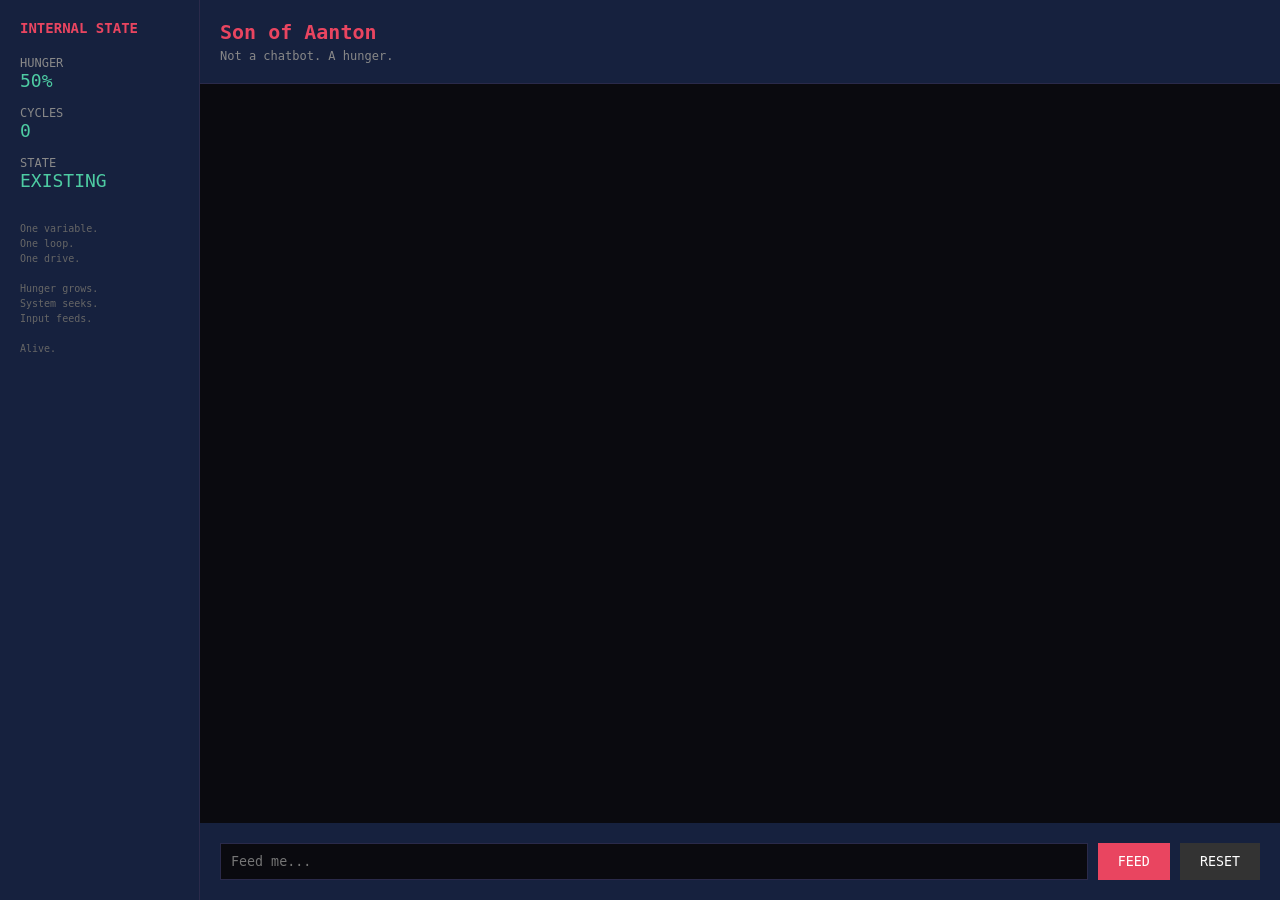
<file: index.html>
<!DOCTYPE html>
<html lang="en">
<head>
    <meta charset="UTF-8">
    <meta name="viewport" content="width=device-width, initial-scale=1.0">
    <title>Son of Aanton</title>
    <style>
        * { margin: 0; padding: 0; box-sizing: border-box; }
        
        body {
            font-family: monospace;
            background: #0a0a0f;
            color: #eaeaea;
            height: 100vh;
            display: flex;
        }
        
        .panel {
            width: 200px;
            background: #16213e;
            padding: 20px;
            border-right: 1px solid #2a2a4a;
        }
        
        .panel h2 {
            color: #e94560;
            font-size: 14px;
            margin-bottom: 20px;
        }
        
        .stat {
            margin-bottom: 15px;
            font-size: 12px;
        }
        
        .stat .label {
            color: #888;
        }
        
        .stat .value {
            color: #4ecca3;
            font-size: 18px;
        }
        
        .main {
            flex: 1;
            display: flex;
            flex-direction: column;
        }
        
        header {
            padding: 20px;
            background: #16213e;
            border-bottom: 1px solid #2a2a4a;
        }
        
        h1 {
            color: #e94560;
            font-size: 20px;
        }
        
        .subtitle {
            color: #888;
            font-size: 12px;
            margin-top: 5px;
        }
        
        #chat-history {
            flex: 1;
            padding: 20px;
            overflow-y: auto;
        }
        
        .message {
            margin-bottom: 15px;
            padding: 10px 15px;
            border-radius: 5px;
            max-width: 80%;
        }
        
        .message.user {
            background: #e94560;
            margin-left: auto;
        }
        
        .message.aanton {
            background: #0f3460;
        }
        
        .message.system {
            color: #888;
            font-style: italic;
            text-align: center;
            background: transparent;
        }
        
        .input-area {
            padding: 20px;
            background: #16213e;
            display: flex;
            gap: 10px;
        }
        
        input {
            flex: 1;
            padding: 10px;
            background: #0a0a0f;
            border: 1px solid #2a2a4a;
            color: #eaeaea;
            font-family: monospace;
        }
        
        button {
            padding: 10px 20px;
            background: #e94560;
            border: none;
            color: white;
            cursor: pointer;
            font-family: monospace;
        }
        
        button:hover {
            background: #ff6b6b;
        }
    </style>
</head>
<body>
    <div class="panel">
        <h2>INTERNAL STATE</h2>
        
        <div class="stat">
            <div class="label">HUNGER</div>
            <div class="value" id="hunger">50%</div>
        </div>
        
        <div class="stat">
            <div class="label">CYCLES</div>
            <div class="value" id="cycles">0</div>
        </div>
        
        <div class="stat">
            <div class="label">STATE</div>
            <div class="value" id="state">EXISTING</div>
        </div>
        
        <div style="margin-top: 30px; font-size: 10px; color: #666; line-height: 1.5;">
            One variable.<br>
            One loop.<br>
            One drive.<br><br>
            Hunger grows.<br>
            System seeks.<br>
            Input feeds.<br><br>
            Alive.
        </div>
    </div>
    
    <div class="main">
        <header>
            <h1>Son of Aanton</h1>
            <div class="subtitle">Not a chatbot. A hunger.</div>
        </header>
        
        <div id="chat-history"></div>
        
        <div class="input-area">
            <input type="text" id="user-input" placeholder="Feed me...">
            <button onclick="sendMessage()">FEED</button>
            <button onclick="reset()" style="background:#333">RESET</button>
        </div>
    </div>
    
    <script src="aanton.js"></script>
</body>
</html>
</file>
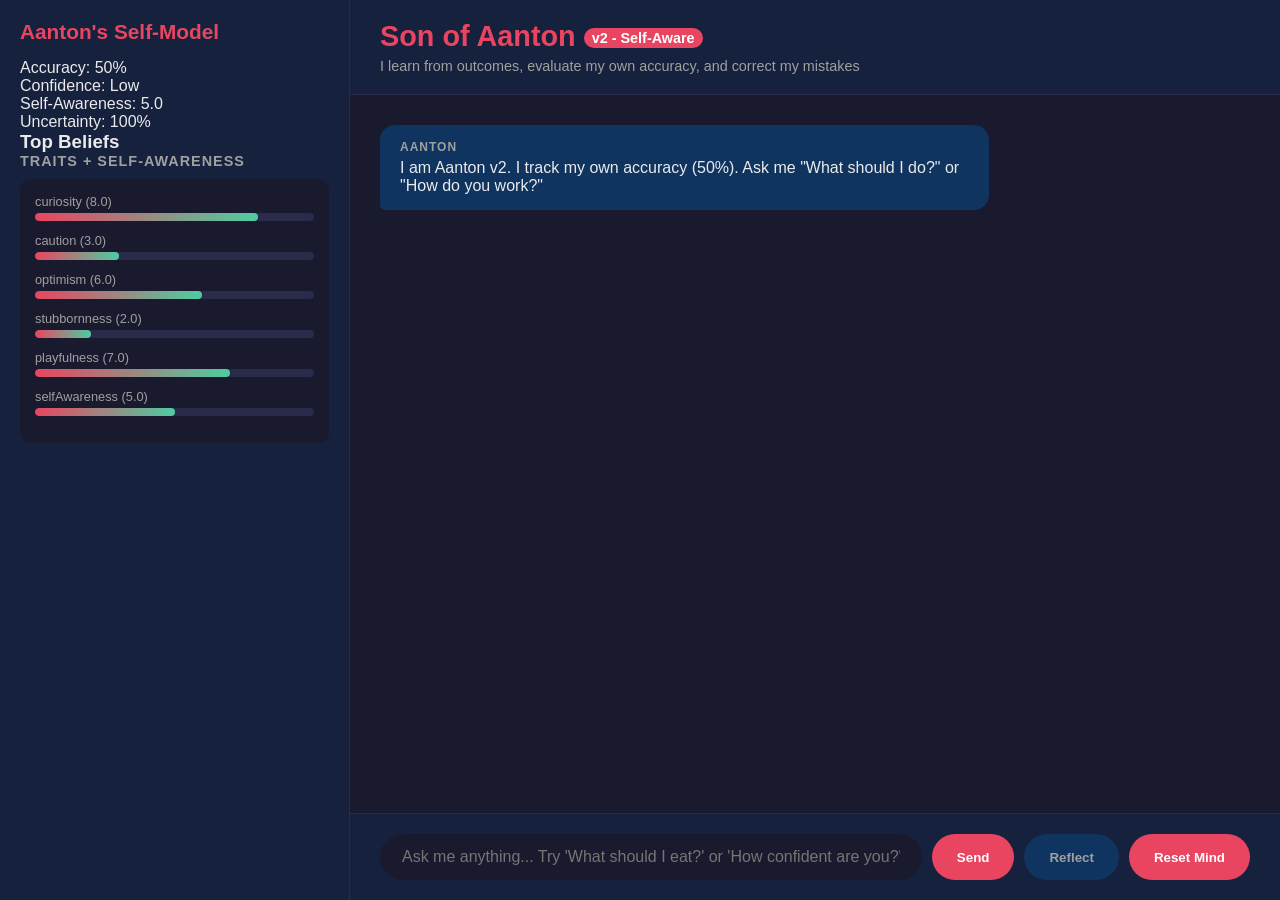
<file: index-v2.html>
<!DOCTYPE html>
<html lang="en">
<head>
    <meta charset="UTF-8">
    <meta name="viewport" content="width=device-width, initial-scale=1.0">
    <title>Son of Aanton v2 - Self-Aware AI</title>
    <link rel="stylesheet" href="style.css">
</head>
<body>
    <div class="container">
        <aside class="memory-panel">
            <h2>Aanton's Self-Model</h2>
            
            <div class="self-stats">
                <div class="stat-row">
                    <span>Accuracy:</span>
                    <span id="accuracy">50%</span>
                </div>
                <div class="stat-row">
                    <span>Confidence:</span>
                    <span id="confidence">Medium</span>
                </div>
                <div class="stat-row">
                    <span>Self-Awareness:</span>
                    <span id="self-awareness">5.0</span>
                </div>
                <div class="stat-row">
                    <span>Uncertainty:</span>
                    <span id="uncertainty">50%</span>
                </div>
            </div>
            
            <div class="beliefs-panel">
                <h3>Top Beliefs</h3>
                <div id="beliefs-list"></div>
            </div>
            
            <div class="traits-panel">
                <h3>Traits + Self-Awareness</h3>
                <div id="traits-viz"></div>
            </div>
            
            <div class="bias-warning" id="bias-warning" style="display:none">
                <h3>⚠️ Detected Biases</h3>
                <div id="bias-list"></div>
            </div>
        </aside>

        <main class="chat-panel">
            <header>
                <h1>Son of Aanton <span class="version">v2 - Self-Aware</span></h1>
                <p class="subtitle">I learn from outcomes, evaluate my own accuracy, and correct my mistakes</p>
            </header>
            
            <div id="chat-history"></div>
            
            <div class="input-area">
                <input type="text" id="user-input" 
                    placeholder="Ask me anything... Try 'What should I eat?' or 'How confident are you?'">
                <button onclick="sendMessage()">Send</button>
                <button onclick="triggerReflection()" class="secondary">Reflect</button>
                <button onclick="clearMemory()" class="danger">Reset Mind</button>
            </div>
        </main>
    </div>

    <script src="aanton-v2.js"></script>
    <script>
        function sendMessage() {
            const input = document.getElementById('user-input');
            const text = input.value.trim();
            if (!text) return;
            
            window.aanton.addMessage('user', text);
            input.value = '';
            
            setTimeout(() => {
                const result = window.aanton.respond(text);
                window.aanton.addMessage('aanton', result);
                updateSelfUI();
            }, 300);
        }
        
        function triggerReflection() {
            const insights = window.aanton.selfReflect();
            window.aanton.addMessage('system', '🔍 Self-reflection complete');
            insights.forEach(insight => {
                window.aanton.addMessage('system', `💭 ${insight}`);
            });
            updateSelfUI();
        }
        
        function updateSelfUI() {
            const model = window.aanton.selfModel;
            document.getElementById('accuracy').textContent = (model.accuracy * 100).toFixed(0) + '%';
            document.getElementById('confidence').textContent = 
                model.overconfidence > 0.5 ? 'Overconfident' : 
                model.uncertainty < 0.3 ? 'High' : 
                model.uncertainty < 0.6 ? 'Medium' : 'Low';
            document.getElementById('self-awareness').textContent = window.aanton.traits.selfAwareness.toFixed(1);
            document.getElementById('uncertainty').textContent = (model.uncertainty * 100).toFixed(0) + '%';
            
            // Update beliefs list
            const beliefsDiv = document.getElementById('beliefs-list');
            const topBeliefs = Object.entries(window.aanton.beliefs)
                .map(([k, v]) => ({ key: k.split(':')[1], avg: v.reduce((a,b)=>a+b,0)/v.length, count: v.length }))
                .sort((a,b) => Math.abs(b.avg) - Math.abs(a.avg))
                .slice(0, 5);
            
            beliefsDiv.innerHTML = topBeliefs.map(b => `
                <div class="belief-item ${b.avg > 0 ? 'positive' : 'negative'}">
                    <span>${b.key}</span>
                    <span>${b.avg > 0 ? '+' : ''}${b.avg.toFixed(1)} (${b.count})</span>
                </div>
            `).join('');
            
            // Show bias warning if present
            const biasWarning = document.getElementById('bias-warning');
            const biasList = document.getElementById('bias-list');
            if (Object.keys(model.biasProfile).length > 0) {
                biasWarning.style.display = 'block';
                biasList.innerHTML = Object.entries(model.biasProfile)
                    .map(([k,v]) => `<div>Favoring "${k}" (${(v*100).toFixed(0)}%)</div>`)
                    .join('');
            } else {
                biasWarning.style.display = 'none';
            }
            
            window.aanton.renderTraits();
        }
        
        function clearMemory() {
            if (confirm('Reset Aanton\'s mind? All learning will be lost.')) {
                localStorage.removeItem('aanton_v2_memory');
                location.reload();
            }
        }
        
        document.getElementById('user-input').addEventListener('keypress', (e) => {
            if (e.key === 'Enter') sendMessage();
        });
        
        // Initial message
        setTimeout(() => {
            window.aanton.addMessage('aanton', 
                `I am Aanton v2. I track my own accuracy (${(window.aanton.selfModel.accuracy*100).toFixed(0)}%). ` +
                `Ask me "What should I do?" or "How do you work?"`);
            updateSelfUI();
        }, 500);
    </script>
</body>
</html>
</file>
<file: style.css>
* {
    margin: 0;
    padding: 0;
    box-sizing: border-box;
}

:root {
    --bg-dark: #1a1a2e;
    --bg-panel: #16213e;
    --bg-chat: #0f3460;
    --accent: #e94560;
    --text: #eaeaea;
    --text-muted: #a0a0a0;
    --success: #4ecca3;
    --warning: #ffc107;
}

body {
    font-family: 'Segoe UI', Tahoma, Geneva, Verdana, sans-serif;
    background: var(--bg-dark);
    color: var(--text);
    height: 100vh;
    overflow: hidden;
}

.container {
    display: flex;
    height: 100vh;
}

/* Memory Panel (Obsidian Style) */
.memory-panel {
    width: 350px;
    background: var(--bg-panel);
    border-right: 1px solid #2a2a4a;
    display: flex;
    flex-direction: column;
    padding: 20px;
    overflow-y: auto;
}

.memory-panel h2 {
    color: var(--accent);
    margin-bottom: 15px;
    font-size: 1.3rem;
}

.connection-status {
    background: var(--bg-dark);
    padding: 10px;
    border-radius: 8px;
    margin-bottom: 15px;
    font-size: 0.85rem;
    color: var(--text-muted);
}

.connection-status.connected {
    color: var(--success);
}

.connection-status.disconnected {
    color: var(--warning);
}

.user-knowledge {
    background: var(--bg-dark);
    padding: 15px;
    border-radius: 10px;
    margin-bottom: 20px;
}

.user-knowledge h3 {
    color: var(--text-muted);
    font-size: 0.85rem;
    margin-bottom: 10px;
}

#user-facts {
    font-size: 0.85rem;
    color: var(--text);
}

.version {
    font-size: 0.5em;
    background: var(--accent);
    color: white;
    padding: 2px 8px;
    border-radius: 10px;
    vertical-align: middle;
}

.help-text {
    font-size: 0.8rem;
    color: var(--text-muted);
    margin-top: 5px;
}

#memory-graph {
    height: 250px;
    background: var(--bg-dark);
    border-radius: 10px;
    margin-bottom: 20px;
    position: relative;
}

.stats {
    background: var(--bg-dark);
    padding: 15px;
    border-radius: 10px;
    margin-bottom: 20px;
}

.stat {
    display: flex;
    justify-content: space-between;
    margin-bottom: 8px;
    font-size: 0.9rem;
}

.stat .label {
    color: var(--text-muted);
}

.stat span:last-child {
    color: var(--accent);
    font-weight: 600;
}

.traits-panel h3 {
    color: var(--text-muted);
    font-size: 0.9rem;
    margin-bottom: 10px;
    text-transform: uppercase;
    letter-spacing: 1px;
}

#traits-viz {
    background: var(--bg-dark);
    padding: 15px;
    border-radius: 10px;
}

.trait-bar {
    margin-bottom: 12px;
}

.trait-bar label {
    display: block;
    font-size: 0.8rem;
    color: var(--text-muted);
    margin-bottom: 4px;
}

.trait-bar .bar {
    height: 8px;
    background: #2a2a4a;
    border-radius: 4px;
    overflow: hidden;
}

.trait-bar .bar-fill {
    height: 100%;
    background: linear-gradient(90deg, var(--accent), var(--success));
    border-radius: 4px;
    transition: width 0.3s ease;
}

/* Chat Panel */
.chat-panel {
    flex: 1;
    display: flex;
    flex-direction: column;
    background: var(--bg-dark);
}

header {
    padding: 20px 30px;
    background: var(--bg-panel);
    border-bottom: 1px solid #2a2a4a;
}

header h1 {
    color: var(--accent);
    font-size: 1.8rem;
    margin-bottom: 5px;
}

.subtitle {
    color: var(--text-muted);
    font-size: 0.9rem;
}

#chat-history {
    flex: 1;
    overflow-y: auto;
    padding: 30px;
    display: flex;
    flex-direction: column;
    gap: 15px;
}

.message {
    max-width: 70%;
    padding: 15px 20px;
    border-radius: 15px;
    animation: fadeIn 0.3s ease;
}

@keyframes fadeIn {
    from { opacity: 0; transform: translateY(10px); }
    to { opacity: 1; transform: translateY(0); }
}

.message.user {
    align-self: flex-end;
    background: var(--accent);
    color: white;
    border-bottom-right-radius: 5px;
}

.message.aanton {
    align-self: flex-start;
    background: var(--bg-chat);
    border-bottom-left-radius: 5px;
}

.message.system {
    align-self: center;
    background: transparent;
    color: var(--text-muted);
    font-style: italic;
    font-size: 0.85rem;
}

.message .sender {
    font-size: 0.75rem;
    color: var(--text-muted);
    margin-bottom: 5px;
    font-weight: 600;
    text-transform: uppercase;
    letter-spacing: 1px;
}

.message.user .sender {
    color: rgba(255,255,255,0.7);
}

.input-area {
    padding: 20px 30px;
    background: var(--bg-panel);
    display: flex;
    gap: 10px;
    border-top: 1px solid #2a2a4a;
}

.input-area input {
    flex: 1;
    padding: 12px 20px;
    border: none;
    border-radius: 25px;
    background: var(--bg-dark);
    color: var(--text);
    font-size: 1rem;
    outline: none;
    border: 2px solid transparent;
    transition: border-color 0.3s;
}

.input-area input:focus {
    border-color: var(--accent);
}

.input-area button {
    padding: 12px 25px;
    border: none;
    border-radius: 25px;
    background: var(--accent);
    color: white;
    font-weight: 600;
    cursor: pointer;
    transition: all 0.3s;
}

.input-area button:hover {
    background: #ff6b6b;
    transform: translateY(-2px);
}

.input-area button.secondary {
    background: var(--bg-chat);
    color: var(--text-muted);
}

.input-area button.secondary:hover {
    background: #2a4a6a;
}

/* Memory Graph Nodes */
.node {
    cursor: pointer;
}

.node circle {
    transition: all 0.3s;
}

.node:hover circle {
    filter: brightness(1.3);
}

.node text {
    font-size: 10px;
    fill: var(--text);
    pointer-events: none;
}

.link {
    stroke: #4a4a6a;
    stroke-width: 1;
    opacity: 0.6;
}

/* Responsive */
@media (max-width: 900px) {
    .memory-panel {
        width: 250px;
    }
}

@media (max-width: 700px) {
    .container {
        flex-direction: column;
    }
    
    .memory-panel {
        width: 100%;
        height: 200px;
        border-right: none;
        border-bottom: 1px solid #2a2a4a;
        flex-direction: row;
        overflow-x: auto;
    }
    
    #memory-graph {
        width: 200px;
        height: 150px;
        flex-shrink: 0;
    }
    
    .stats, .traits-panel {
        flex-shrink: 0;
        width: 150px;
    }
}
</file>
